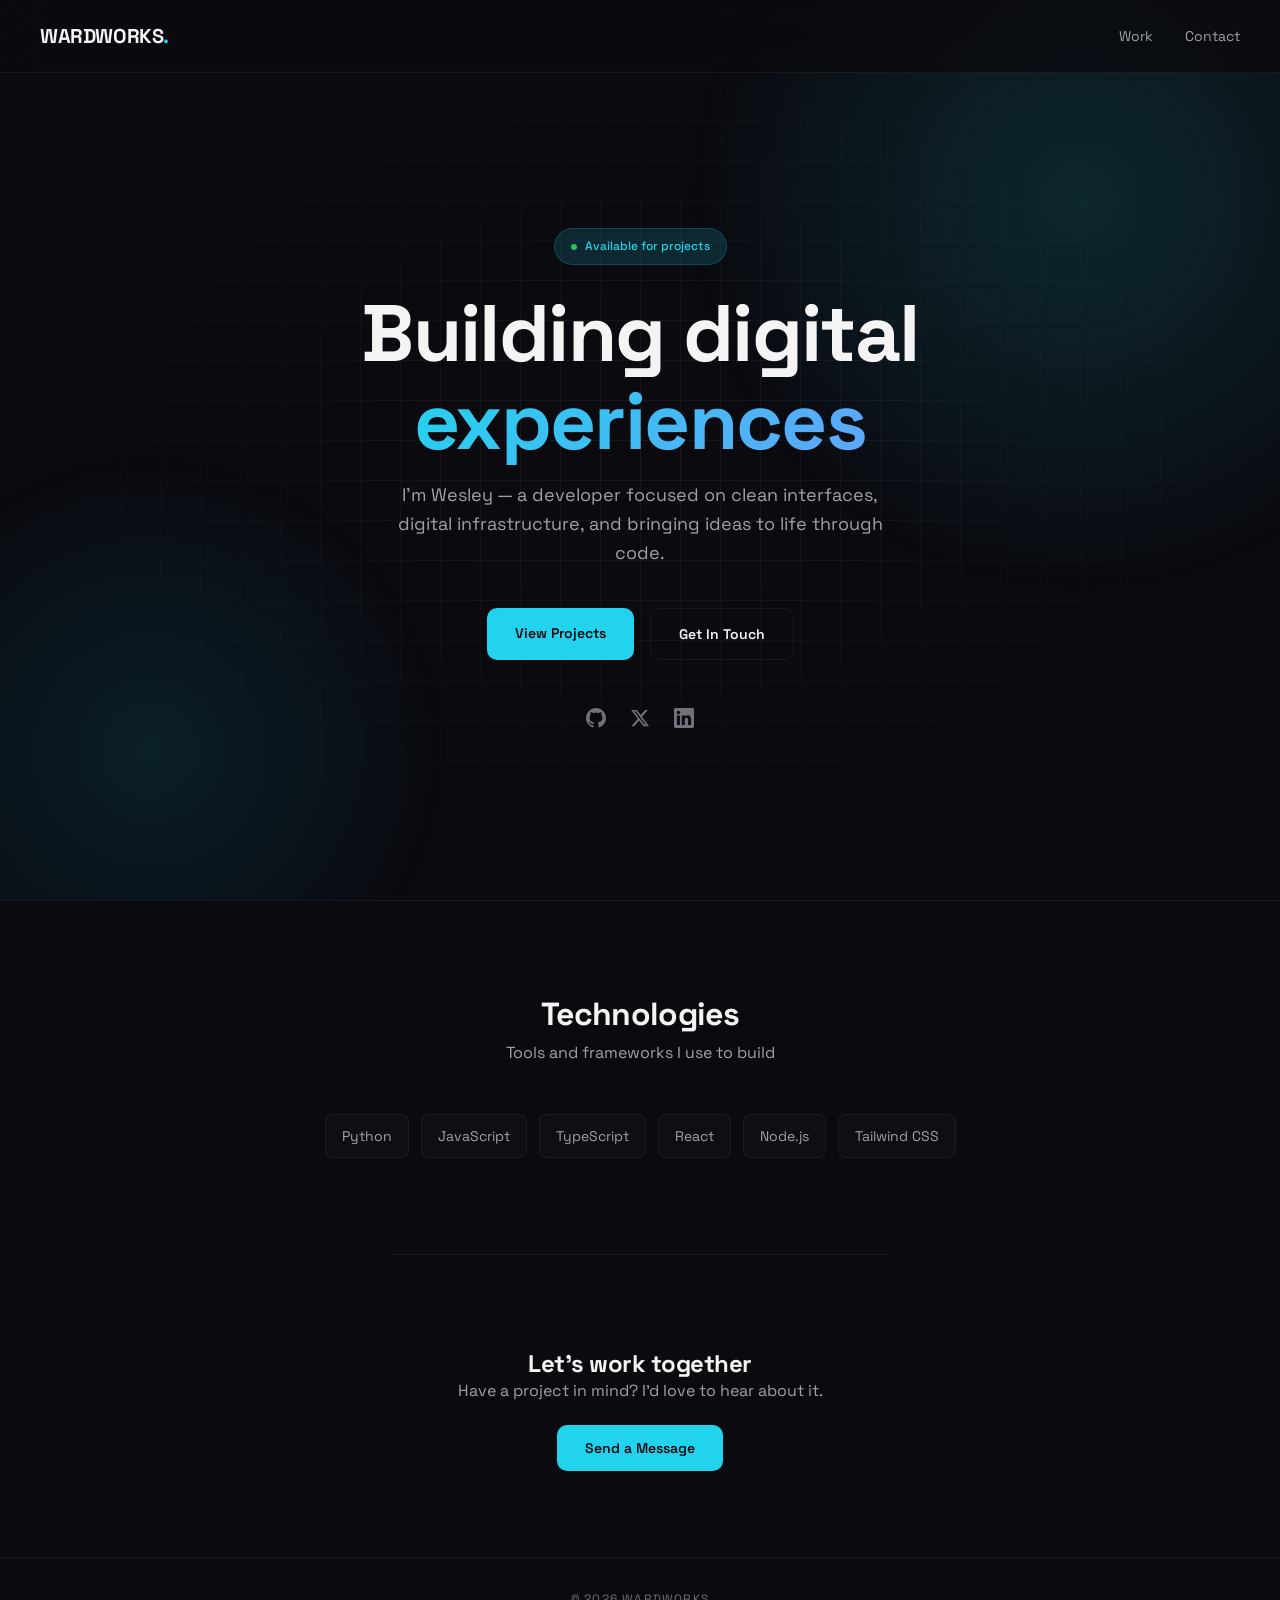
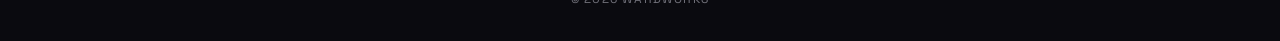
<file: index.html>
<!DOCTYPE html>
<html lang="en">
<head>
    <meta charset="UTF-8">
    <meta name="viewport" content="width=device-width, initial-scale=1.0">
    <title>WardWorks | Wesley</title>
    <meta name="description" content="WardWorks - Wesley's digital portfolio">
    <link rel="preconnect" href="https://fonts.googleapis.com">
    <link rel="preconnect" href="https://fonts.gstatic.com" crossorigin>
    <link href="https://fonts.googleapis.com/css2?family=Space+Grotesk:wght@400;500;600;700&display=swap" rel="stylesheet">
    <link rel="stylesheet" href="styles.css">
</head>
<body>
    <div class="bg-effects"></div>
    <div class="grid-bg"></div>

    <nav class="nav">
        <div class="nav-container">
            <a href="index.html" class="nav-logo">WARDWORKS<span>.</span></a>
            <ul class="nav-links">
                <li><a href="portfolio.html">Work</a></li>
                <li><a href="#contact">Contact</a></li>
            </ul>
            <div class="nav-toggle" onclick="toggleMenu()">
                <span></span>
                <span></span>
                <span></span>
            </div>
        </div>
    </nav>

    <div class="mobile-menu" id="mobileMenu">
        <a href="index.html">Home</a>
        <a href="portfolio.html">Work</a>
        <a href="#contact">Contact</a>
        <button class="close-btn" onclick="toggleMenu()">Close</button>
    </div>

    <main class="hero">
        <div class="fade-in fade-in-delay-1">
            <div class="hero-badge">
                <span class="dot"></span>
                Available for projects
            </div>
        </div>

        <h1 class="hero-title fade-in fade-in-delay-2">
            Building digital<br>
            <span class="accent">experiences</span>
        </h1>

        <p class="hero-subtitle fade-in fade-in-delay-3">
            I'm Wesley — a developer focused on clean interfaces, digital infrastructure, and bringing ideas to life through code.
        </p>

        <div class="hero-cta fade-in fade-in-delay-4">
            <a href="portfolio.html" class="btn btn-primary">View Projects</a>
            <a href="mailto:wesley@wardworks.dev" class="btn btn-secondary">Get In Touch</a>
        </div>

        <div class="hero-social fade-in fade-in-delay-4">
            <a href="https://github.com/WesleyTheAlbatross" target="_blank" aria-label="GitHub">
                <svg fill="currentColor" viewBox="0 0 24 24"><path d="M12 0c-6.626 0-12 5.373-12 12 0 5.302 3.438 9.8 8.207 11.387.599.111.793-.261.793-.577v-2.234c-3.338.726-4.033-1.416-4.033-1.416-.546-1.387-1.333-1.756-1.333-1.756-1.089-.745.083-.729.083-.729 1.205.084 1.839 1.235 1.839 1.235 1.07 1.834 2.807 1.304 3.492.997.107-.775.418-1.305.762-1.604-2.665-.305-5.467-1.334-5.467-5.931 0-1.311.469-2.381 1.236-3.221-.124-.303-.535-1.524.117-3.176 0 0 1.008-.322 3.301 1.23.957-.266 1.983-.399 3.003-.404 1.02.005 2.047.138 3.006.404 2.291-1.552 3.297-1.23 3.297-1.23.653 1.653.242 2.874.118 3.176.77.84 1.235 1.911 1.235 3.221 0 4.609-2.807 5.624-5.479 5.921.43.372.823 1.102.823 2.222v3.293c0 .319.192.694.801.576 4.765-1.589 8.199-6.086 8.199-11.386 0-6.627-5.373-12-12-12z"/></svg>
            </a>
            <a href="https://twitter.com" target="_blank" aria-label="Twitter">
                <svg fill="currentColor" viewBox="0 0 24 24"><path d="M18.244 2.25h3.308l-7.227 8.26 8.502 11.24H16.17l-5.214-6.817L4.99 21.75H1.68l7.73-8.835L1.254 2.25H8.08l4.713 6.231zm-1.161 17.52h1.833L7.084 4.126H5.117z"/></svg>
            </a>
            <a href="https://linkedin.com" target="_blank" aria-label="LinkedIn">
                <svg fill="currentColor" viewBox="0 0 24 24"><path d="M20.447 20.452h-3.554v-5.569c0-1.328-.027-3.037-1.852-3.037-1.853 0-2.136 1.445-2.136 2.939v5.667H9.351V9h3.414v1.561h.046c.477-.9 1.637-1.85 3.37-1.85 3.601 0 4.267 2.37 4.267 5.455v6.286zM5.337 7.433c-1.144 0-2.063-.926-2.063-2.065 0-1.138.92-2.063 2.063-2.063 1.14 0 2.064.925 2.064 2.063 0 1.139-.925 2.065-2.064 2.065zm1.782 13.019H3.555V9h3.564v11.452zM22.225 0H1.771C.792 0 0 .774 0 1.729v20.542C0 23.227.792 24 1.771 24h20.451C23.2 24 24 23.227 24 22.271V1.729C24 .774 23.2 0 22.222 0h.003z"/></svg>
            </a>
        </div>
    </main>

    <section class="section">
        <div class="section-container">
            <div class="section-header">
                <h2>Technologies</h2>
                <p>Tools and frameworks I use to build</p>
            </div>
            <div class="skills-grid">
                <span class="skill-tag">Python</span>
                <span class="skill-tag">JavaScript</span>
                <span class="skill-tag">TypeScript</span>
                <span class="skill-tag">React</span>
                <span class="skill-tag">Node.js</span>
                <span class="skill-tag">Tailwind CSS</span>
            </div>
        </div>
    </section>

    <section id="contact" class="section contact">
        <div class="section-container">
            <h2>Let's work together</h2>
            <p>Have a project in mind? I'd love to hear about it.</p>
            <a href="mailto:wesley@wardworks.dev" class="btn btn-primary">Send a Message</a>
        </div>
    </section>

    <footer class="footer">
        <p>&copy; 2026 WardWorks</p>
    </footer>

    <script>
        function toggleMenu() {
            document.getElementById('mobileMenu').classList.toggle('active');
        }
    </script>
</body>
</html>
</file>
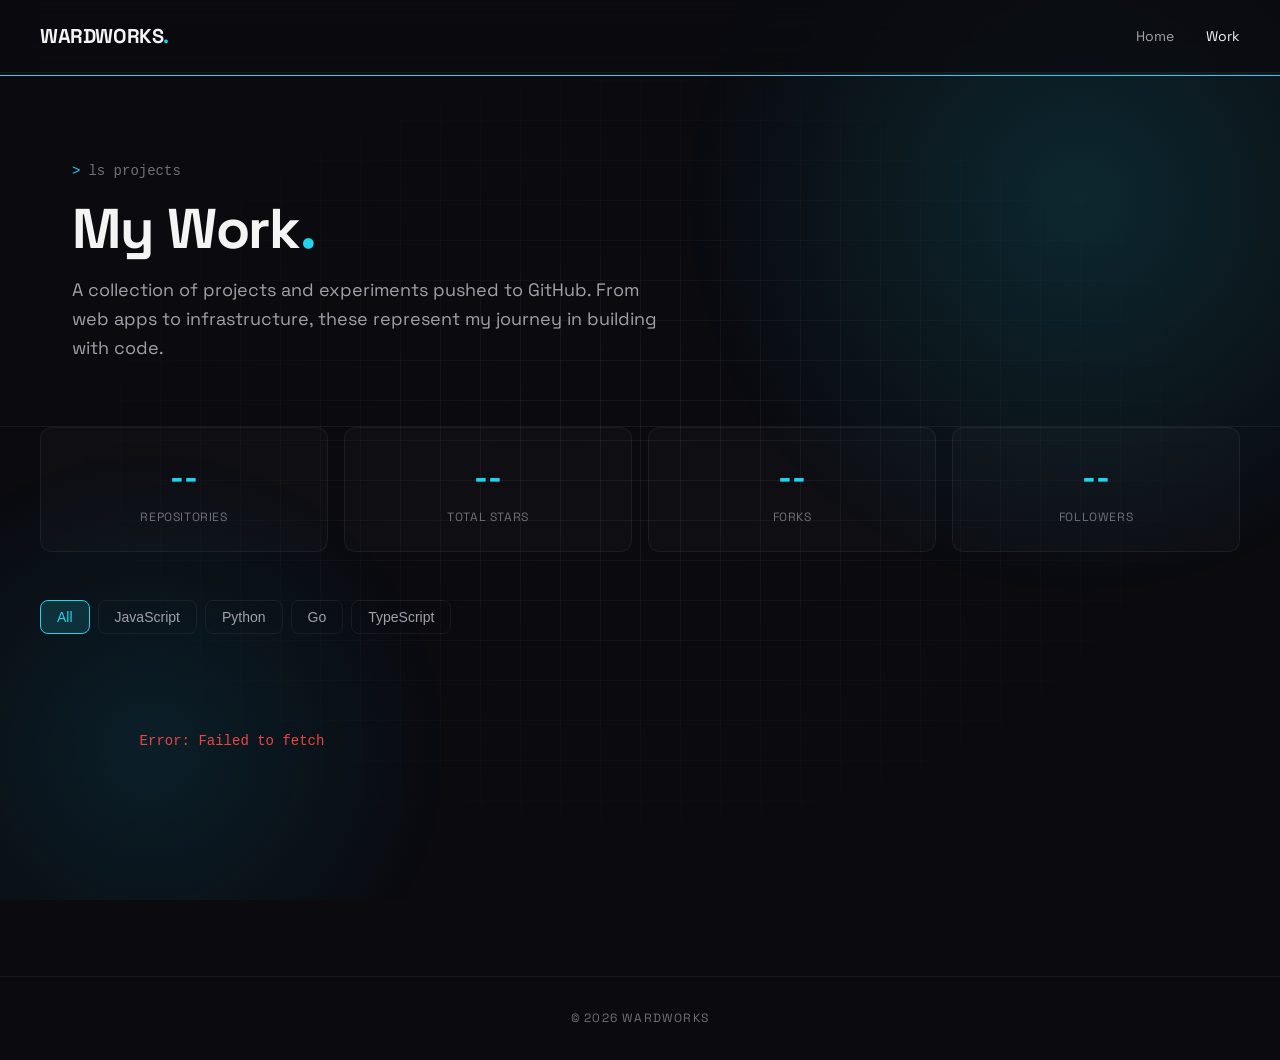
<file: portfolio.html>
<!DOCTYPE html>
<html lang="en">
<head>
    <meta charset="UTF-8">
    <meta name="viewport" content="width=device-width, initial-scale=1.0">
    <title>Projects | WardWorks</title>
    <meta name="description" content="WardWorks - My portfolio of projects">
    <link rel="preconnect" href="https://fonts.googleapis.com">
    <link rel="preconnect" href="https://fonts.gstatic.com" crossorigin>
    <link href="https://fonts.googleapis.com/css2?family=Space+Grotesk:wght@400;500;600;700&display=swap" rel="stylesheet">
    <link rel="stylesheet" href="styles.css">
</head>
<body>
    <div class="bg-effects"></div>
    <div class="grid-bg"></div>

    <nav class="nav">
        <div class="nav-container">
            <a href="index.html" class="nav-logo">WARDWORKS<span>.</span></a>
            <ul class="nav-links">
                <li><a href="index.html">Home</a></li>
                <li><a href="portfolio.html" class="active">Work</a></li>
            </ul>
            <div class="nav-toggle" onclick="toggleMenu()">
                <span></span>
                <span></span>
                <span></span>
            </div>
        </div>
    </nav>

    <div class="mobile-menu" id="mobileMenu">
        <a href="index.html">Home</a>
        <a href="portfolio.html">Work</a>
        <button class="close-btn" onclick="toggleMenu()">Close</button>
    </div>

    <header class="page-header">
        <div class="breadcrumb">
            <span>&gt;</span> ls projects
        </div>
        <h1>My Work<span>.</span></h1>
        <p>A collection of projects and experiments pushed to GitHub. From web apps to infrastructure, these represent my journey in building with code.</p>
    </header>

    <section class="section" style="padding-top: 0;">
        <div class="section-container">
            <div class="stats-grid">
                <div class="stat-card">
                    <div class="value" id="total-repos">--</div>
                    <div class="label">Repositories</div>
                </div>
                <div class="stat-card">
                    <div class="value" id="total-stars">--</div>
                    <div class="label">Total Stars</div>
                </div>
                <div class="stat-card">
                    <div class="value" id="total-forks">--</div>
                    <div class="label">Forks</div>
                </div>
                <div class="stat-card">
                    <div class="value" id="total-followers">--</div>
                    <div class="label">Followers</div>
                </div>
            </div>

            <div class="filter-bar">
                <button class="filter-btn active" data-filter="all">All</button>
                <button class="filter-btn" data-filter="JavaScript">JavaScript</button>
                <button class="filter-btn" data-filter="Python">Python</button>
                <button class="filter-btn" data-filter="Go">Go</button>
                <button class="filter-btn" data-filter="TypeScript">TypeScript</button>
            </div>

            <div class="projects-grid" id="projects-grid">
                <div class="loading">
                    <div class="spinner"></div>
                    <p>Fetching from GitHub...</p>
                </div>
            </div>
        </div>
    </section>

    <footer class="footer">
        <p>&copy; 2026 WardWorks</p>
    </footer>

    <script>
        const githubUser = 'WesleyTheAlbatross';
        let allRepos = [];

        function toggleMenu() {
            document.getElementById('mobileMenu').classList.toggle('active');
        }

        async function fetchUserStats() {
            try {
                const response = await fetch(`https://api.github.com/users/${githubUser}`);
                if (response.ok) {
                    const data = await response.json();
                    document.getElementById('total-followers').textContent = data.followers.toLocaleString();
                }
            } catch (e) {
                console.log('Could not fetch user stats');
            }
        }

        async function fetchRepos() {
            const container = document.getElementById('projects-grid');

            try {
                const response = await fetch(`https://api.github.com/users/${githubUser}/repos?sort=pushed&per_page=20&affiliations=owner`);
                
                if (!response.ok) {
                    throw new Error(`GitHub Error: ${response.status}`);
                }

                const repos = await response.json();

                if (repos.length === 0) {
                    container.innerHTML = '<div class="loading"><p>No public projects found yet.</p></div>';
                    return;
                }

                const totalStars = repos.reduce((sum, repo) => sum + (repo.stargazers_count || 0), 0);
                const totalForks = repos.reduce((sum, repo) => sum + (repo.forks_count || 0), 0);

                document.getElementById('total-repos').textContent = repos.length;
                document.getElementById('total-stars').textContent = totalStars.toLocaleString();
                document.getElementById('total-forks').textContent = totalForks.toLocaleString();

                allRepos = repos.filter(repo => !repo.fork);
                renderProjects(allRepos);
                setupFilters();

            } catch (error) {
                container.innerHTML = `<div class="loading"><p style="color: #ef4444;">Error: ${error.message}</p></div>`;
            }
        }

        function renderProjects(repos) {
            const container = document.getElementById('projects-grid');
            
            if (repos.length === 0) {
                container.innerHTML = '<div class="loading"><p>No projects match this filter.</p></div>';
                return;
            }

            const languageColors = {
                'JavaScript': '#f7df1e',
                'TypeScript': '#3178c6',
                'Python': '#3776ab',
                'Go': '#00add8',
                'Rust': '#dea584',
                'Java': '#b07219',
                'HTML': '#e34c26',
                'CSS': '#563d7c',
                'Ruby': '#701516',
                'PHP': '#4f5d95'
            };

            container.innerHTML = repos.map(repo => {
                const langColor = languageColors[repo.language] || '#22d3ee';
                const daysAgo = Math.floor((new Date() - new Date(repo.pushed_at)) / (1000 * 60 * 60 * 24));
                let timeAgo = daysAgo === 0 ? 'Today' : 
                              daysAgo === 1 ? 'Yesterday' :
                              daysAgo < 7 ? `${daysAgo} days ago` :
                              daysAgo < 30 ? `${Math.floor(daysAgo / 7)} weeks ago` :
                              daysAgo < 365 ? `${Math.floor(daysAgo / 30)} months ago` :
                              `${Math.floor(daysAgo / 365)} years ago`;

                return `
                    <div class="project-card">
                        <div class="card-header">
                            <div class="icon-box" style="background: ${langColor}15">
                                <svg width="20" height="20" style="color: ${langColor}" fill="none" stroke="currentColor" viewBox="0 0 24 24">
                                    <path stroke-linecap="round" stroke-linejoin="round" stroke-width="2" d="M10 20l4-16m4 4l4 4-4 4M6 16l-4-4 4-4"></path>
                                </svg>
                            </div>
                            <div class="card-stats">
                                ${repo.stargazers_count > 0 ? `
                                    <span class="stat">
                                        <svg fill="currentColor" viewBox="0 0 24 24"><path d="M12 2l3.09 6.26L22 9.27l-5 4.87 1.18 6.88L12 17.77l-6.18 3.25L7 14.14 2 9.27l6.91-1.01L12 2z"/></svg>
                                        ${repo.stargazers_count}
                                    </span>
                                ` : ''}
                                ${repo.forks_count > 0 ? `
                                    <span class="stat">
                                        <svg fill="currentColor" viewBox="0 0 24 24"><path d="M6 3V1h3v2h3v2H6v6H3v2h3v2H3v2h3v-2H6v-2h3v-2h3v-2h3V9h-3V7h3V5h-3V3H6zm3 0v2h3v2h3V5h-3V3H9zm0 12v2h6v-2H9v-2h3V9H6v6h3v2H6v2h3v-2z"/></svg>
                                        ${repo.forks_count}
                                    </span>
                                ` : ''}
                            </div>
                        </div>
                        <h3>${repo.name.replace(/-/g, ' ').replace(/\b\w/g, l => l.toUpperCase())}</h3>
                        <p class="description">${repo.description || 'A project in the WardWorks collection.'}</p>
                        <div class="card-footer">
                            <div class="language">
                                <span class="dot" style="background: ${langColor}"></span>
                                ${repo.language || 'Code'}
                            </div>
                            <span class="time">${timeAgo}</span>
                        </div>
                        <a href="${repo.html_url}" target="_blank" class="card-link"></a>
                    </div>
                `;
            }).join('');
        }

        function setupFilters() {
            const buttons = document.querySelectorAll('.filter-btn');
            
            buttons.forEach(btn => {
                btn.addEventListener('click', () => {
                    buttons.forEach(b => b.classList.remove('active'));
                    btn.classList.add('active');
                    
                    const filter = btn.dataset.filter;
                    const filtered = filter === 'all' ? allRepos : allRepos.filter(repo => repo.language === filter);
                    renderProjects(filtered);
                });
            });
        }

        fetchUserStats();
        fetchRepos();
    </script>
</body>
</html>
</file>
<file: styles.css>
:root {
    --bg-primary: #0a0a0f;
    --bg-secondary: #0d0d12;
    --bg-card: rgba(255, 255, 255, 0.02);
    --accent: #22d3ee;
    --accent-dim: rgba(34, 211, 238, 0.15);
    --accent-glow: rgba(34, 211, 238, 0.4);
    --text-primary: #f4f4f5;
    --text-secondary: #a1a1aa;
    --text-dim: #71717a;
    --border: rgba(255, 255, 255, 0.06);
    --border-hover: rgba(34, 211, 238, 0.3);
    --font-main: 'Space Grotesk', system-ui, sans-serif;
    --transition: 0.3s cubic-bezier(0.4, 0, 0.2, 1);
}

* {
    margin: 0;
    padding: 0;
    box-sizing: border-box;
}

html {
    scroll-behavior: smooth;
}

body {
    font-family: var(--font-main);
    background-color: var(--bg-primary);
    color: var(--text-primary);
    line-height: 1.6;
    overflow-x: hidden;
}

/* Background Effects */
.bg-effects {
    position: fixed;
    inset: 0;
    z-index: -1;
    overflow: hidden;
}

.bg-effects::before {
    content: '';
    position: absolute;
    width: 800px;
    height: 800px;
    top: -200px;
    right: -200px;
    background: radial-gradient(circle, var(--accent-dim) 0%, transparent 70%);
    animation: drift 15s ease-in-out infinite;
}

.bg-effects::after {
    content: '';
    position: absolute;
    width: 600px;
    height: 600px;
    bottom: -150px;
    left: -150px;
    background: radial-gradient(circle, rgba(14, 116, 144, 0.2) 0%, transparent 70%);
    animation: drift 20s ease-in-out infinite reverse;
}

@keyframes drift {
    0%, 100% { transform: translate(0, 0) scale(1); }
    50% { transform: translate(30px, 20px) scale(1.1); }
}

.grid-bg {
    position: fixed;
    inset: 0;
    background-image: 
        linear-gradient(var(--border) 1px, transparent 1px),
        linear-gradient(90deg, var(--border) 1px, transparent 1px);
    background-size: 40px 40px;
    mask-image: radial-gradient(ellipse at center, black 0%, transparent 70%);
    -webkit-mask-image: radial-gradient(ellipse at center, black 0%, transparent 70%);
    z-index: -2;
}

/* Typography */
h1, h2, h3 {
    font-weight: 700;
    letter-spacing: -0.02em;
    line-height: 1.1;
}

a {
    color: inherit;
    text-decoration: none;
}

/* Navigation */
.nav {
    position: fixed;
    top: 0;
    left: 0;
    right: 0;
    z-index: 100;
    padding: 1.25rem 2rem;
    background: rgba(10, 10, 15, 0.8);
    backdrop-filter: blur(20px);
    border-bottom: 1px solid var(--border);
}

.nav-container {
    max-width: 1200px;
    margin: 0 auto;
    display: flex;
    justify-content: space-between;
    align-items: center;
}

.nav-logo {
    font-size: 1.25rem;
    font-weight: 700;
    letter-spacing: -0.02em;
}

.nav-logo span {
    color: var(--accent);
}

.nav-links {
    display: flex;
    gap: 2rem;
    list-style: none;
}

.nav-links a {
    font-size: 0.875rem;
    color: var(--text-secondary);
    transition: var(--transition);
}

.nav-links a:hover,
.nav-links a.active {
    color: var(--text-primary);
}

.nav-links a.active::before {
    content: '';
    position: absolute;
    bottom: -4px;
    left: 0;
    width: 100%;
    height: 1px;
    background: var(--accent);
}

.nav-toggle {
    display: none;
    flex-direction: column;
    gap: 5px;
    cursor: pointer;
    padding: 8px;
}

.nav-toggle span {
    width: 24px;
    height: 2px;
    background: var(--text-primary);
    transition: var(--transition);
}

/* Mobile Menu */
.mobile-menu {
    position: fixed;
    inset: 0;
    z-index: 99;
    background: rgba(10, 10, 15, 0.98);
    backdrop-filter: blur(20px);
    display: flex;
    flex-direction: column;
    align-items: center;
    justify-content: center;
    gap: 2rem;
    transform: translateX(100%);
    transition: transform 0.4s ease;
}

.mobile-menu.active {
    transform: translateX(0);
}

.mobile-menu a {
    font-size: 2rem;
    font-weight: 600;
    color: var(--text-secondary);
    transition: var(--transition);
}

.mobile-menu a:hover {
    color: var(--accent);
}

.mobile-menu .close-btn {
    margin-top: 2rem;
    padding: 0.75rem 2rem;
    border: 1px solid var(--border);
    border-radius: 8px;
    color: var(--text-dim);
    cursor: pointer;
    font-size: 0.875rem;
}

/* Hero Section */
.hero {
    min-height: 100vh;
    display: flex;
    flex-direction: column;
    justify-content: center;
    align-items: center;
    text-align: center;
    padding: 8rem 2rem 4rem;
}

.hero-badge {
    display: inline-flex;
    align-items: center;
    gap: 0.5rem;
    padding: 0.5rem 1rem;
    background: var(--accent-dim);
    border: 1px solid rgba(34, 211, 238, 0.2);
    border-radius: 9999px;
    font-size: 0.75rem;
    font-weight: 500;
    color: var(--accent);
    margin-bottom: 1.5rem;
}

.hero-badge .dot {
    width: 6px;
    height: 6px;
    background: #22c55e;
    border-radius: 50%;
    animation: pulse 2s infinite;
}

@keyframes pulse {
    0%, 100% { opacity: 1; }
    50% { opacity: 0.5; }
}

.hero-title {
    font-size: clamp(2.5rem, 8vw, 5rem);
    margin-bottom: 1rem;
}

.hero-title .accent {
    background: linear-gradient(135deg, var(--accent), #60a5fa);
    -webkit-background-clip: text;
    -webkit-text-fill-color: transparent;
    background-clip: text;
}

.hero-subtitle {
    font-size: 1.125rem;
    color: var(--text-secondary);
    max-width: 500px;
    margin-bottom: 2.5rem;
}

.hero-cta {
    display: flex;
    gap: 1rem;
    flex-wrap: wrap;
    justify-content: center;
}

.btn {
    padding: 0.875rem 1.75rem;
    border-radius: 10px;
    font-size: 0.875rem;
    font-weight: 600;
    transition: var(--transition);
    cursor: pointer;
}

.btn-primary {
    background: var(--accent);
    color: var(--bg-primary);
    border: none;
}

.btn-primary:hover {
    transform: translateY(-2px);
    box-shadow: 0 10px 30px var(--accent-glow);
}

.btn-secondary {
    background: transparent;
    border: 1px solid var(--border);
    color: var(--text-primary);
}

.btn-secondary:hover {
    border-color: var(--accent);
    background: var(--accent-dim);
}

.hero-social {
    display: flex;
    gap: 1.5rem;
    margin-top: 3rem;
}

.hero-social a {
    color: var(--text-dim);
    transition: var(--transition);
}

.hero-social a:hover {
    color: var(--accent);
    transform: translateY(-2px);
}

.hero-social svg {
    width: 20px;
    height: 20px;
}

/* Sections */
.section {
    padding: 6rem 2rem;
    border-top: 1px solid var(--border);
}

.section-container {
    max-width: 1200px;
    margin: 0 auto;
}

.section-header {
    text-align: center;
    margin-bottom: 3rem;
}

.section-header h2 {
    font-size: 2rem;
    margin-bottom: 0.5rem;
}

.section-header p {
    color: var(--text-secondary);
}

/* Skills Grid */
.skills-grid {
    display: flex;
    flex-wrap: wrap;
    justify-content: center;
    gap: 0.75rem;
}

.skill-tag {
    padding: 0.625rem 1rem;
    background: var(--bg-card);
    border: 1px solid var(--border);
    border-radius: 8px;
    font-size: 0.875rem;
    color: var(--text-secondary);
    transition: var(--transition);
}

.skill-tag:hover {
    border-color: var(--border-hover);
    background: var(--accent-dim);
    color: var(--text-primary);
    transform: scale(1.02);
}

/* Contact Section */
.contact {
    text-align: center;
    max-width: 500px;
    margin: 0 auto;
}

.contact p {
    color: var(--text-secondary);
    margin-bottom: 2rem;
}

/* Footer */
.footer {
    padding: 2rem;
    border-top: 1px solid var(--border);
    text-align: center;
}

.footer p {
    font-size: 0.75rem;
    color: var(--text-dim);
    text-transform: uppercase;
    letter-spacing: 0.1em;
}

/* Portfolio Page */
.page-header {
    padding: 10rem 2rem 4rem;
    max-width: 1200px;
    margin: 0 auto;
}

.page-header .breadcrumb {
    display: flex;
    align-items: center;
    gap: 0.5rem;
    font-size: 0.875rem;
    font-family: monospace;
    color: var(--text-dim);
    margin-bottom: 1rem;
}

.page-header .breadcrumb span {
    color: var(--accent);
}

.page-header h1 {
    font-size: clamp(2rem, 6vw, 3.5rem);
    margin-bottom: 1rem;
}

.page-header h1 span {
    color: var(--accent);
}

.page-header p {
    color: var(--text-secondary);
    max-width: 600px;
    font-size: 1.125rem;
}

/* Stats Grid */
.stats-grid {
    display: grid;
    grid-template-columns: repeat(auto-fit, minmax(150px, 1fr));
    gap: 1rem;
    margin-bottom: 3rem;
}

.stat-card {
    padding: 1.5rem;
    background: var(--bg-card);
    border: 1px solid var(--border);
    border-radius: 12px;
    text-align: center;
    transition: var(--transition);
}

.stat-card:hover {
    border-color: var(--border-hover);
    transform: translateY(-2px);
}

.stat-card .value {
    font-size: 2rem;
    font-weight: 700;
    color: var(--accent);
}

.stat-card .label {
    font-size: 0.75rem;
    color: var(--text-dim);
    text-transform: uppercase;
    letter-spacing: 0.05em;
    margin-top: 0.25rem;
}

/* Filter Buttons */
.filter-bar {
    display: flex;
    flex-wrap: wrap;
    gap: 0.5rem;
    margin-bottom: 2rem;
}

.filter-btn {
    padding: 0.5rem 1rem;
    background: transparent;
    border: 1px solid var(--border);
    border-radius: 8px;
    font-size: 0.875rem;
    color: var(--text-secondary);
    cursor: pointer;
    transition: var(--transition);
}

.filter-btn:hover,
.filter-btn.active {
    border-color: var(--accent);
    background: var(--accent-dim);
    color: var(--accent);
}

/* Projects Grid */
.projects-grid {
    display: grid;
    grid-template-columns: repeat(auto-fill, minmax(320px, 1fr));
    gap: 1.5rem;
    padding-bottom: 4rem;
}

.project-card {
    position: relative;
    padding: 1.5rem;
    background: var(--bg-card);
    border: 1px solid var(--border);
    border-radius: 16px;
    transition: var(--transition);
    overflow: hidden;
}

.project-card::before {
    content: '';
    position: absolute;
    inset: 0;
    background: linear-gradient(135deg, var(--accent-dim) 0%, transparent 50%);
    opacity: 0;
    transition: var(--transition);
}

.project-card:hover {
    border-color: var(--border-hover);
    transform: translateY(-4px);
}

.project-card:hover::before {
    opacity: 1;
}

.project-card .card-header {
    display: flex;
    justify-content: space-between;
    align-items: flex-start;
    margin-bottom: 1rem;
}

.project-card .icon-box {
    width: 40px;
    height: 40px;
    display: flex;
    align-items: center;
    justify-content: center;
    border-radius: 10px;
}

.project-card .card-stats {
    display: flex;
    gap: 0.75rem;
}

.project-card .stat {
    display: flex;
    align-items: center;
    gap: 0.25rem;
    font-size: 0.75rem;
    color: var(--text-dim);
}

.project-card .stat svg {
    width: 14px;
    height: 14px;
}

.project-card h3 {
    font-size: 1.125rem;
    margin-bottom: 0.5rem;
}

.project-card .description {
    font-size: 0.875rem;
    color: var(--text-secondary);
    margin-bottom: 1rem;
    display: -webkit-box;
    -webkit-line-clamp: 2;
    -webkit-box-orient: vertical;
    overflow: hidden;
}

.project-card .card-footer {
    display: flex;
    justify-content: space-between;
    align-items: center;
    padding-top: 1rem;
    border-top: 1px solid var(--border);
}

.project-card .language {
    display: flex;
    align-items: center;
    gap: 0.5rem;
    font-size: 0.75rem;
    color: var(--text-dim);
}

.project-card .language .dot {
    width: 8px;
    height: 8px;
    border-radius: 50%;
}

.project-card .time {
    font-size: 0.75rem;
    color: var(--text-dim);
}

.project-card .card-link {
    position: absolute;
    inset: 0;
}

/* Loading State */
.loading {
    text-align: center;
    padding: 4rem;
}

.loading .spinner {
    width: 24px;
    height: 24px;
    border: 2px solid var(--border);
    border-top-color: var(--accent);
    border-radius: 50%;
    animation: spin 1s linear infinite;
    margin: 0 auto 1rem;
}

@keyframes spin {
    to { transform: rotate(360deg); }
}

.loading p {
    font-size: 0.875rem;
    color: var(--text-dim);
    font-family: monospace;
}

/* Animations */
.fade-in {
    opacity: 0;
    transform: translateY(20px);
    animation: fadeIn 0.6s ease forwards;
}

.fade-in-delay-1 { animation-delay: 0.1s; }
.fade-in-delay-2 { animation-delay: 0.2s; }
.fade-in-delay-3 { animation-delay: 0.3s; }
.fade-in-delay-4 { animation-delay: 0.4s; }

@keyframes fadeIn {
    to {
        opacity: 1;
        transform: translateY(0);
    }
}

/* Scrollbar */
::-webkit-scrollbar {
    width: 6px;
}

::-webkit-scrollbar-track {
    background: var(--bg-primary);
}

::-webkit-scrollbar-thumb {
    background: #27272a;
    border-radius: 3px;
}

::-webkit-scrollbar-thumb:hover {
    background: var(--accent);
}

::selection {
    background: var(--accent);
    color: var(--bg-primary);
}

/* Responsive */
@media (max-width: 768px) {
    .nav-links {
        display: none;
    }

    .nav-toggle {
        display: flex;
    }

    .hero {
        padding: 6rem 1.5rem 3rem;
    }

    .hero-title {
        font-size: 2.5rem;
    }

    .section {
        padding: 4rem 1.5rem;
    }

    .projects-grid {
        grid-template-columns: 1fr;
    }
}
</file>
